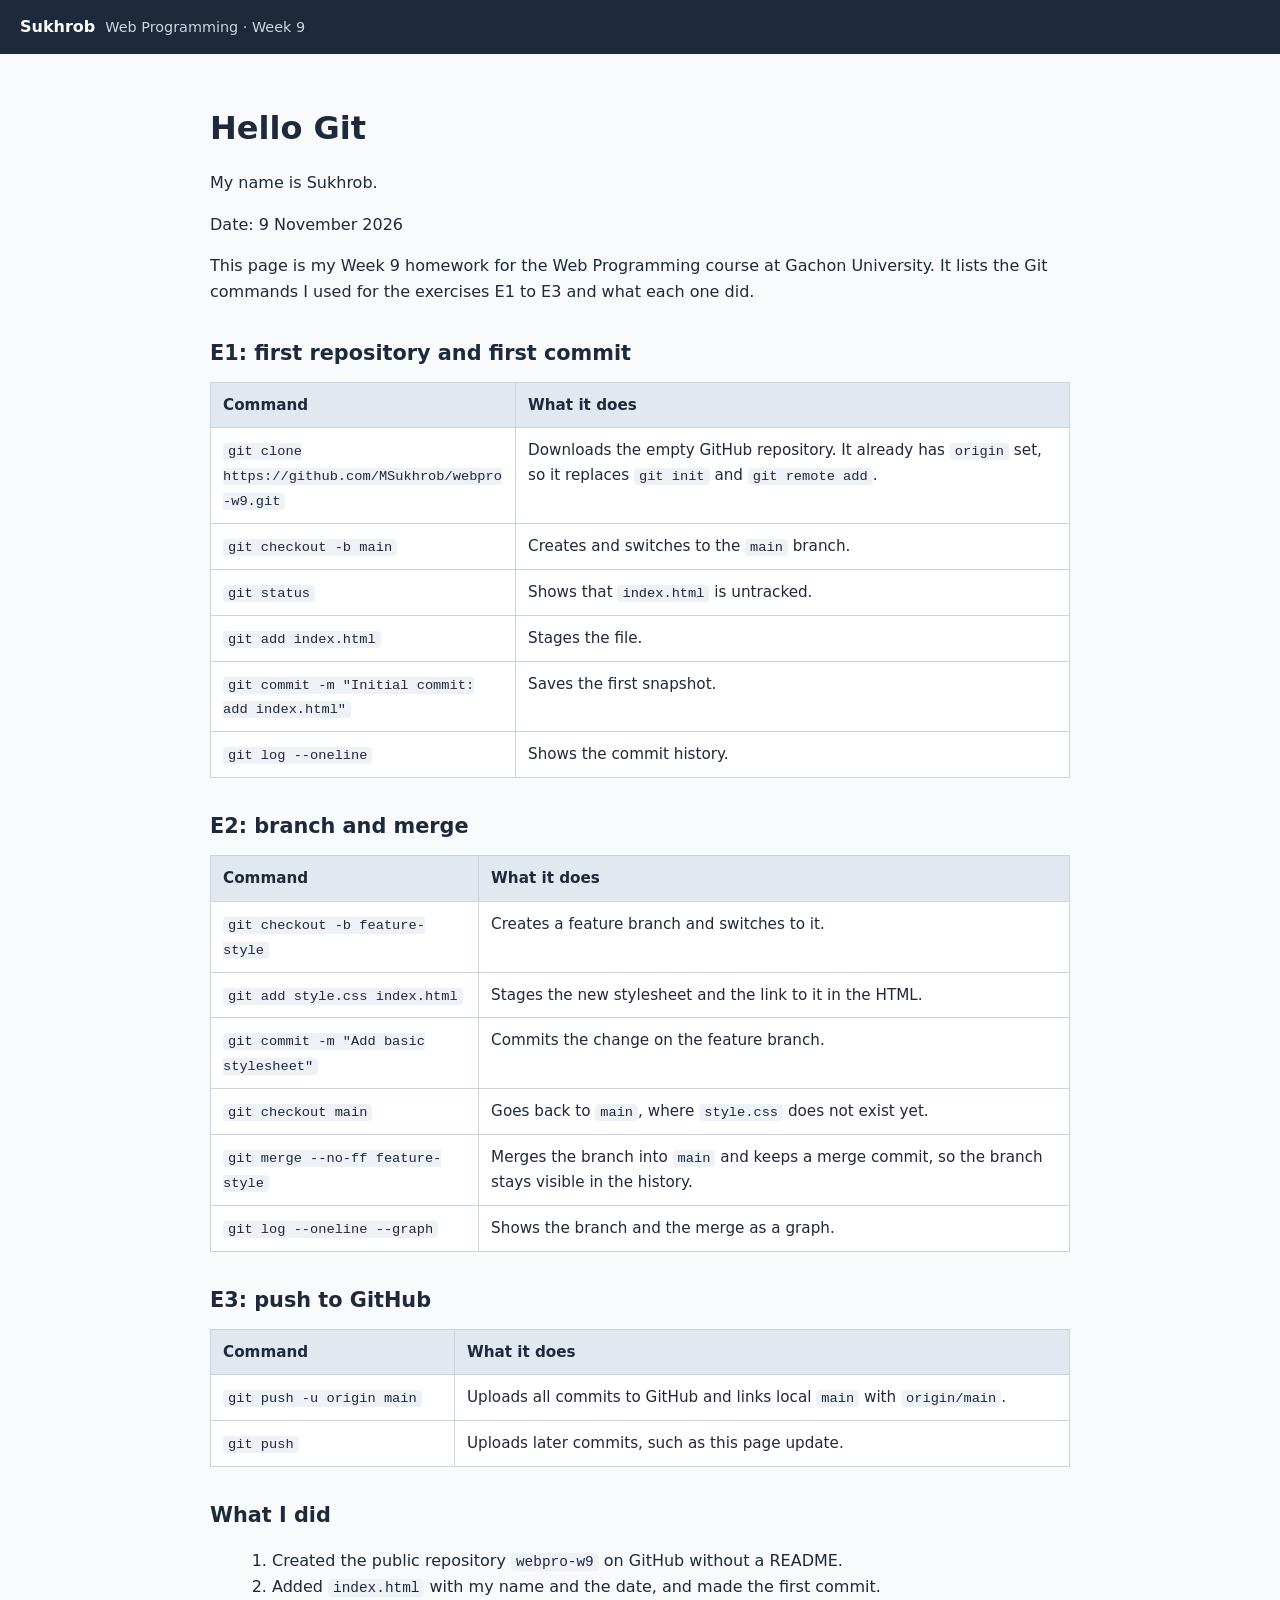
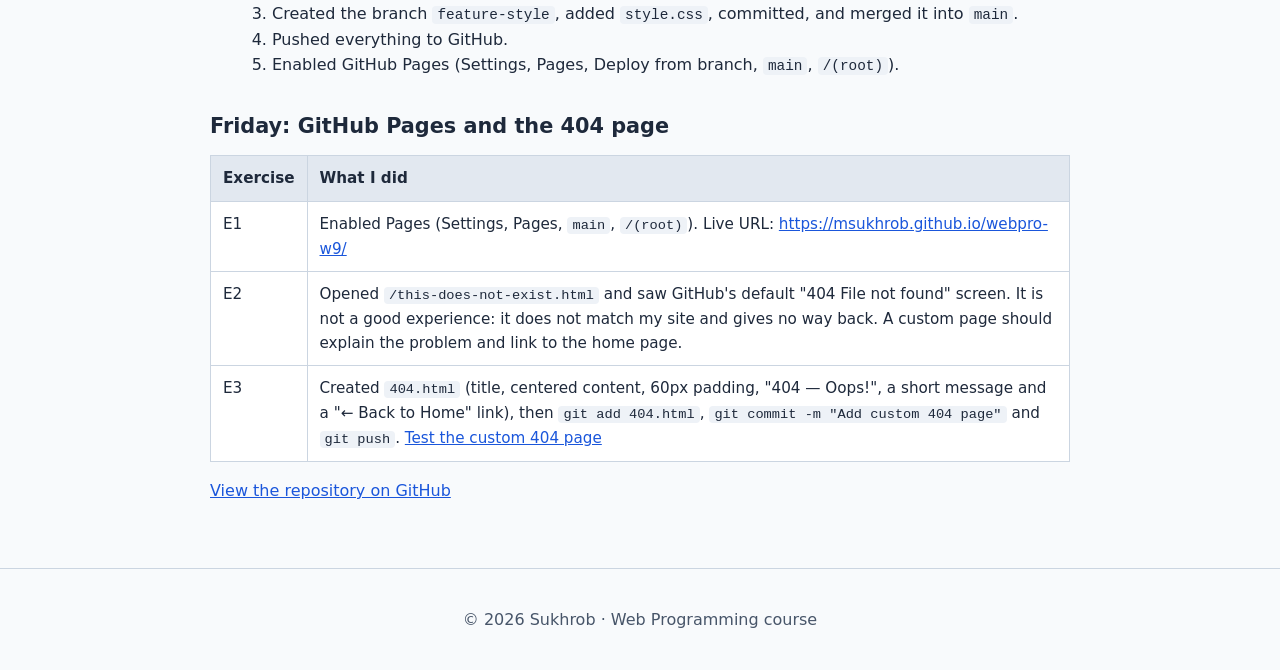
<file: index.html>
<!DOCTYPE html>
<html lang="en">
<head>
  <meta charset="UTF-8">
  <meta name="viewport" content="width=device-width, initial-scale=1.0">
  <meta name="description" content="Week 9 Git homework: the commands I used and what they did">
  <title>Week 9 Git Homework | Sukhrob</title>
  <link rel="stylesheet" href="style.css">
</head>
<body>
  <header class="site-header"><strong>Sukhrob</strong><span>Web Programming · Week 9</span></header>
  <main>
    <h1>Hello Git</h1>
    <p>My name is Sukhrob.</p>
    <p>Date: 9 November 2026</p>
    <p>This page is my Week 9 homework for the Web Programming course at Gachon University. It lists the Git commands I used for the exercises E1 to E3 and what each one did.</p>

    <h2>E1: first repository and first commit</h2>
    <table>
      <thead><tr><th scope="col">Command</th><th scope="col">What it does</th></tr></thead>
      <tbody>
        <tr><td><code>git clone https://github.com/MSukhrob/webpro-w9.git</code></td><td>Downloads the empty GitHub repository. It already has <code>origin</code> set, so it replaces <code>git init</code> and <code>git remote add</code>.</td></tr>
        <tr><td><code>git checkout -b main</code></td><td>Creates and switches to the <code>main</code> branch.</td></tr>
        <tr><td><code>git status</code></td><td>Shows that <code>index.html</code> is untracked.</td></tr>
        <tr><td><code>git add index.html</code></td><td>Stages the file.</td></tr>
        <tr><td><code>git commit -m "Initial commit: add index.html"</code></td><td>Saves the first snapshot.</td></tr>
        <tr><td><code>git log --oneline</code></td><td>Shows the commit history.</td></tr>
      </tbody>
    </table>

    <h2>E2: branch and merge</h2>
    <table>
      <thead><tr><th scope="col">Command</th><th scope="col">What it does</th></tr></thead>
      <tbody>
        <tr><td><code>git checkout -b feature-style</code></td><td>Creates a feature branch and switches to it.</td></tr>
        <tr><td><code>git add style.css index.html</code></td><td>Stages the new stylesheet and the link to it in the HTML.</td></tr>
        <tr><td><code>git commit -m "Add basic stylesheet"</code></td><td>Commits the change on the feature branch.</td></tr>
        <tr><td><code>git checkout main</code></td><td>Goes back to <code>main</code>, where <code>style.css</code> does not exist yet.</td></tr>
        <tr><td><code>git merge --no-ff feature-style</code></td><td>Merges the branch into <code>main</code> and keeps a merge commit, so the branch stays visible in the history.</td></tr>
        <tr><td><code>git log --oneline --graph</code></td><td>Shows the branch and the merge as a graph.</td></tr>
      </tbody>
    </table>

    <h2>E3: push to GitHub</h2>
    <table>
      <thead><tr><th scope="col">Command</th><th scope="col">What it does</th></tr></thead>
      <tbody>
        <tr><td><code>git push -u origin main</code></td><td>Uploads all commits to GitHub and links local <code>main</code> with <code>origin/main</code>.</td></tr>
        <tr><td><code>git push</code></td><td>Uploads later commits, such as this page update.</td></tr>
      </tbody>
    </table>

    <h2>What I did</h2>
    <ol>
      <li>Created the public repository <code>webpro-w9</code> on GitHub without a README.</li>
      <li>Added <code>index.html</code> with my name and the date, and made the first commit.</li>
      <li>Created the branch <code>feature-style</code>, added <code>style.css</code>, committed, and merged it into <code>main</code>.</li>
      <li>Pushed everything to GitHub.</li>
      <li>Enabled GitHub Pages (Settings, Pages, Deploy from branch, <code>main</code>, <code>/(root)</code>).</li>
    </ol>

    <h2>Friday: GitHub Pages and the 404 page</h2>
    <table>
      <thead><tr><th>Exercise</th><th>What I did</th></tr></thead>
      <tbody>
        <tr><td>E1</td><td>Enabled Pages (Settings, Pages, <code>main</code>, <code>/(root)</code>). Live URL: <a href="https://msukhrob.github.io/webpro-w9/">https://msukhrob.github.io/webpro-w9/</a></td></tr>
        <tr><td>E2</td><td>Opened <code>/this-does-not-exist.html</code> and saw GitHub's default "404 File not found" screen. It is not a good experience: it does not match my site and gives no way back. A custom page should explain the problem and link to the home page.</td></tr>
        <tr><td>E3</td><td>Created <code>404.html</code> (title, centered content, 60px padding, "404 — Oops!", a short message and a "← Back to Home" link), then <code>git add 404.html</code>, <code>git commit -m "Add custom 404 page"</code> and <code>git push</code>. <a href="./nonexistent">Test the custom 404 page</a></td></tr>
      </tbody>
    </table>

    <p><a href="https://github.com/MSukhrob/webpro-w9">View the repository on GitHub</a></p>
  </main>
  <footer><p>&copy; 2026 Sukhrob · Web Programming course</p></footer>
</body>
</html>
</file>
<file: style.css>
body {
  font-family: system-ui, -apple-system, "Segoe UI", sans-serif;
  margin: 0;
  line-height: 1.6;
  color: #1e293b;
  background-color: #f8fafc;
}

h1 {
  margin-bottom: 8px;
}

h2 {
  margin: 32px 0 12px;
  font-size: 1.3rem;
}

a {
  color: #1a56db;
}

table {
  width: 100%;
  border-collapse: collapse;
  background-color: #ffffff;
  font-size: 0.95rem;
}

th,
td {
  text-align: left;
  vertical-align: top;
  padding: 10px 12px;
  border: 1px solid #cbd5e1;
}

th {
  background-color: #e2e8f0;
}

code {
  font-family: Consolas, "Courier New", monospace;
  font-size: 0.9em;
  background-color: #eef2f7;
  padding: 1px 5px;
  border-radius: 4px;
  word-break: break-word;
}

ol {
  margin-left: 22px;
}

@media (max-width: 600px) {
  table {
    font-size: 0.85rem;
  }
}

.site-header {
  background-color: #1e293b;
  color: #ffffff;
  padding: 14px 20px;
}

.site-header span {
  color: #cbd5e1;
  margin-left: 10px;
  font-size: 0.9rem;
}

main {
  max-width: 860px;
  margin: 0 auto;
  padding: 28px 18px 48px;
}

footer {
  text-align: center;
  padding: 22px 16px;
  color: #475569;
  border-top: 1px solid #cbd5e1;
}
</file>
